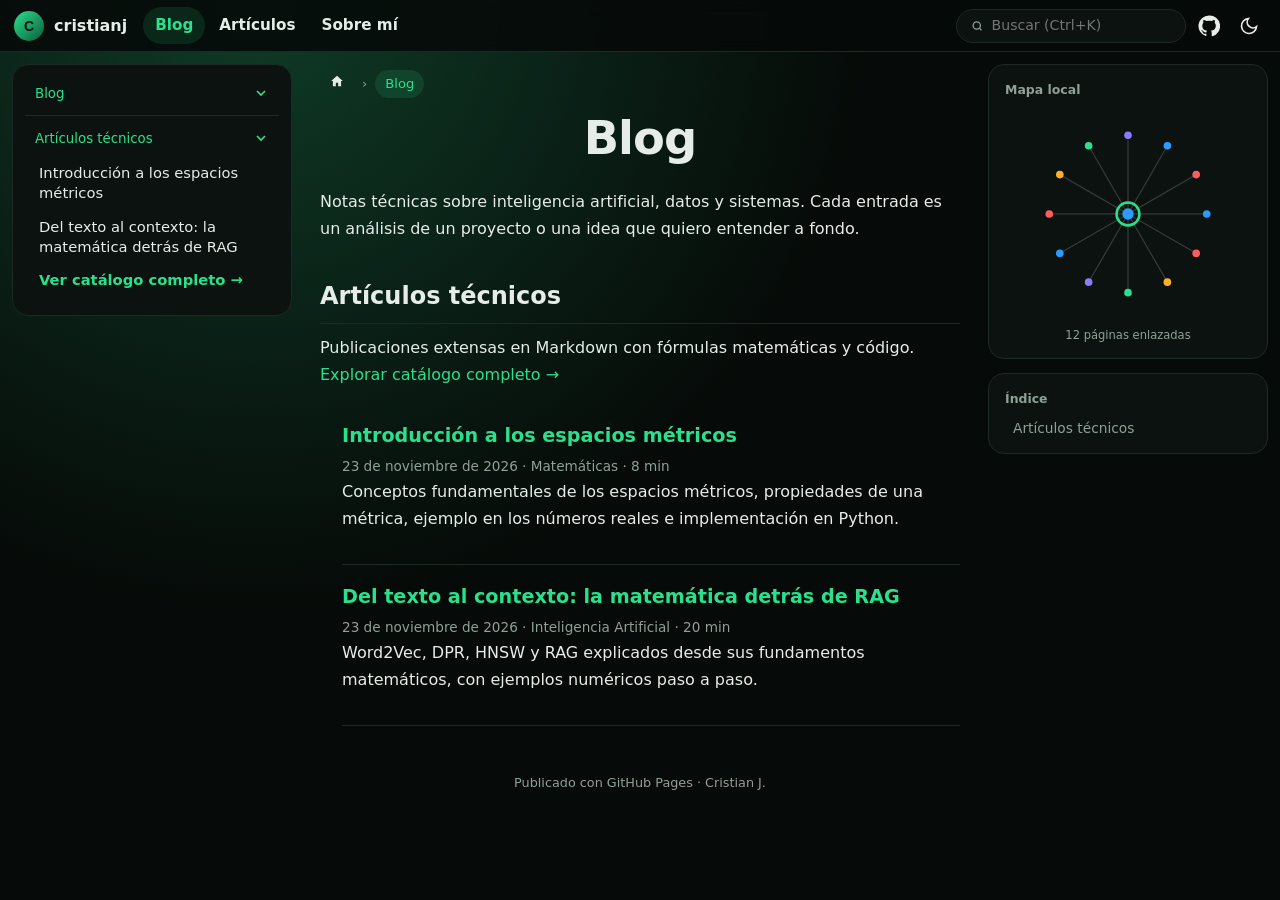
<file: index.html>
<!DOCTYPE html>
<html lang="es">

<head>
  <meta charset="UTF-8">
  <meta name="viewport" content="width=device-width, initial-scale=1">
  <title>Cristian J. | Blog</title>
  <link rel="stylesheet" href="css/styles.css">
</head>

<body>

  <header id="top">
    <a class="brand" href="#/"><i>C</i>cristianj</a>
    <nav>
      <a href="#/" data-nav="blog">Blog</a>
      <a href="articulos/index.html" data-nav="articulos">Artículos</a>
      <a href="#/sobre-mi" data-nav="about">Sobre mí</a>
    </nav>
    <span class="sp"></span>
    <label id="search">
      <svg width="14" height="14" viewBox="0 0 24 24" fill="none" stroke="currentColor" stroke-width="2.5">
        <circle cx="11" cy="11" r="7" />
        <path d="m20 20-3.5-3.5" />
      </svg>
      <input id="q" type="search" placeholder="Buscar (Ctrl+K)" aria-label="Buscar entradas">
    </label>
    <a class="ibtn" href="https://github.com/" target="_blank" rel="noopener" aria-label="GitHub">
      <svg width="22" height="22" viewBox="0 0 24 24" fill="currentColor">
        <path
          d="M12 .5a11.5 11.5 0 0 0-3.64 22.41c.58.1.79-.25.79-.56v-2c-3.2.7-3.88-1.37-3.88-1.37-.52-1.33-1.28-1.69-1.28-1.69-1.05-.72.08-.7.08-.7 1.16.08 1.77 1.19 1.77 1.19 1.03 1.77 2.7 1.26 3.36.96.1-.75.4-1.26.73-1.55-2.55-.29-5.24-1.28-5.24-5.69 0-1.26.45-2.28 1.19-3.09-.12-.29-.52-1.46.11-3.04 0 0 .97-.31 3.17 1.18a11 11 0 0 1 5.77 0c2.2-1.49 3.17-1.18 3.17-1.18.63 1.58.23 2.75.11 3.04.74.81 1.19 1.83 1.19 3.09 0 4.42-2.69 5.39-5.25 5.68.41.36.78 1.06.78 2.14v3.17c0 .31.21.67.8.56A11.5 11.5 0 0 0 12 .5z" />
      </svg>
    </a>
    <button class="ibtn" id="theme" aria-label="Cambiar tema">
      <svg width="20" height="20" viewBox="0 0 24 24" fill="none" stroke="currentColor" stroke-width="2">
        <path d="M21 12.8A9 9 0 1 1 11.2 3a7 7 0 0 0 9.8 9.8z" />
      </svg>
    </button>
  </header>

  <div id="shell">

    <!-- Izquierda -->
    <aside id="side">
      <div class="card">
        <div class="grp">
          <button type="button"><span>Blog</span>
            <svg width="16" height="16" viewBox="0 0 24 24" fill="none" stroke="currentColor" stroke-width="2.5">
              <path d="m6 9 6 6 6-6" />
            </svg>
          </button>
          <ul id="postnav"></ul>
        </div>
        <div class="grp" style="margin-top: 6px; padding-top: 6px; border-top: 1px solid var(--line);">
          <button type="button"><span>Artículos técnicos</span>
            <svg width="16" height="16" viewBox="0 0 24 24" fill="none" stroke="currentColor" stroke-width="2.5">
              <path d="m6 9 6 6 6-6" />
            </svg>
          </button>
          <ul id="articlenav">
            <li><a href="articulos/index.html">Ver catálogo completo →</a></li>
          </ul>
        </div>
      </div>
    </aside>

    <!-- Centro -->
    <main>
      <div class="crumbs" id="crumbs"></div>

      <!-- Inicio: lista de entradas -->
      <section class="view prose" id="v-home">
        <h1 class="title">Blog</h1>
        <p>Notas técnicas sobre inteligencia artificial, datos y sistemas. Cada entrada es un análisis de un proyecto o
          una idea que quiero entender a fondo.</p>
        <ul class="postlist" id="postlist"></ul>

        <h2 id="articulos-tecnicos">Artículos técnicos</h2>
        <p>Publicaciones extensas en Markdown con fórmulas matemáticas y código. <a href="articulos/index.html">Explorar
            catálogo completo →</a></p>
        <ul class="postlist" id="home-articles"></ul>
      </section>

      <!-- Entrada 1 -->
      <article class="view prose" id="v-ia-analisis">
        <h1 class="title">Análisis técnico: [nombre del proyecto de IA]</h1>
        <div class="hero"><span>ANÁLISIS</span><b>Cómo funciona por dentro</b></div>

        <p>Esta es la primera entrada del blog. Aquí desarmo un proyecto de IA para entender qué problema resuelve, cómo
          está construido y dónde están sus límites. <span class="ph">Reemplaza los textos entre corchetes con tu
            análisis.</span></p>

        <h2 id="resumen">Resumen</h2>
        <p>[En dos o tres frases: qué es el proyecto, quién lo creó y por qué te interesó.]</p>
        <div class="callout"><b>Conclusión rápida:</b> [Tu veredicto en una línea.]</div>

        <h2 id="contexto">Contexto y problema</h2>
        <p>[Qué problema intenta resolver y qué alternativas existían antes.]</p>

        <h2 id="arquitectura">Arquitectura</h2>
        <p>[Describe los componentes principales y cómo se conectan.]</p>
        <pre><code>Entrada de datos
   └─ Preprocesamiento
        └─ Modelo / Pipeline
             └─ Postprocesamiento
                  └─ Salida / API</code></pre>

        <h3 id="modelo">Modelo</h3>
        <p>[Tipo de modelo, tamaño, datos de entrenamiento, función de pérdida.]</p>
        <h3 id="datos">Datos</h3>
        <p>[Origen, limpieza, sesgos posibles.]</p>

        <h2 id="stack">Stack tecnológico</h2>
        <div class="tablewrap">
          <table>
            <tr>
              <th>Componente</th>
              <th>Tecnología</th>
              <th>Comentario</th>
            </tr>
            <tr>
              <td>Lenguaje</td>
              <td>[Python]</td>
              <td>[ ]</td>
            </tr>
            <tr>
              <td>Framework</td>
              <td>[PyTorch / TensorFlow]</td>
              <td>[ ]</td>
            </tr>
            <tr>
              <td>Despliegue</td>
              <td>[Docker / API]</td>
              <td>[ ]</td>
            </tr>
          </table>
        </div>

        <h2 id="evaluacion">Evaluación</h2>
        <p>[Métricas reportadas, cómo las verificaste y qué resultados obtuviste al ejecutarlo.]</p>
        <pre><code># Ejemplo: ejecución de prueba
python main.py --input ejemplo.csv</code></pre>

        <h2 id="limitaciones">Limitaciones y riesgos</h2>
        <ul>
          <li>[Limitación técnica 1]</li>
          <li>[Limitación de datos o sesgo]</li>
          <li>[Riesgo de uso o seguridad]</li>
        </ul>

        <h2 id="conclusiones">Conclusiones</h2>
        <p>[Qué aprendiste, qué mejorarías y qué harías a continuación.]</p>

        <div class="pager"><a href="#/"><small>Volver</small>Todas las entradas</a></div>
      </article>

      <!-- Sobre mí -->
      <!-- Sobre mí -->
<section class="view prose" id="v-sobre-mi">

  <h1 class="title">Sobre mí</h1>

  <p class="about-lead">
    Soy Cristian J., estudiante de Computación Científica.
    Me interesa la tecnología y su aplicación para resolver problemas,
    optimizar procesos y desarrollar soluciones que faciliten el trabajo
    y permitan aprovechar mejor la información.
  </p>

  <p>
    Me llaman especialmente la atención la inteligencia artificial,
    el análisis de datos y la automatización. Disfruto explorar cómo
    estas herramientas pueden integrarse para transformar tareas,
    mejorar procesos y encontrar nuevas formas de abordar problemas.
  </p>

  <p>
    También me gusta comprender qué ocurre detrás de la tecnología
    que utilizamos. Mi formación en Computación Científica me ha
    acercado a los fundamentos matemáticos y algorítmicos que
    sustentan muchas de estas herramientas. Aunque mi interés
    principal está en sus aplicaciones, entender cómo funcionan
    hace que utilizarlas tenga mucho más sentido.
  </p>

  <blockquote class="about-quote">
    Entender cómo funcionan las cosas hace que utilizarlas
    tenga mucho más sentido.
  </blockquote>

  <h2 id="intereses">Áreas de interés</h2>

  <div class="about-grid">
    <div class="about-card">
      <h3>Inteligencia artificial aplicada</h3>
      <p>Herramientas de IA, modelos de lenguaje, sistemas RAG, agentes
        inteligentes y automatización de tareas y procesos.</p>
    </div>
    <div class="about-card">
      <h3>Análisis de datos</h3>
      <p>Procesamiento, exploración e interpretación de información con
        Python, SQL y Power BI para identificar patrones y apoyar
        la toma de decisiones.</p>
    </div>
    <div class="about-card">
      <h3>Optimización de procesos</h3>
      <p>Identificar oportunidades de mejora, automatizar tareas y
        buscar soluciones más eficientes.</p>
    </div>
    <div class="about-card">
      <h3>Desarrollo de software y sistemas</h3>
      <p>Programación, desarrollo backend, integración de herramientas
        y construcción de soluciones tecnológicas.</p>
    </div>
    <div class="about-card">
      <h3>Matemática aplicada</h3>
      <p>Los fundamentos matemáticos y algorítmicos que permiten
        comprender mejor los métodos y tecnologías que utilizamos.</p>
    </div>
    <div class="about-card">
      <h3>Curiosidad científica</h3>
      <p>Gráficos por computadora, mecánica cuántica, geoquímica y otros
        temas que me gusta explorar fuera de mi área principal.</p>
    </div>
  </div>

  <h2 id="enfoque">Cómo me gusta abordar los problemas</h2>

  <p>
    Me interesa partir de un problema, entender qué lo está
    generando y explorar cómo la tecnología puede ayudar a resolverlo.
    A veces la solución está en analizar mejor los datos; otras,
    en optimizar un proceso, desarrollar una herramienta o
    automatizar una tarea.
  </p>

  <p>
    También considero importante no quedarse únicamente con el
    resultado. Me gusta conocer la lógica detrás de las soluciones,
    experimentar con distintas herramientas y entender sus
    posibilidades y limitaciones.
  </p>

  <h2 id="este-sitio">Sobre este espacio</h2>

  <p>
    Este sitio reúne proyectos, notas, explicaciones y experiencias
    relacionadas con los temas que voy explorando. Aquí comparto
    desde aplicaciones prácticas de tecnología y programación
    hasta conceptos que me interesa comprender con mayor profundidad.
  </p>

  <p>
    La idea es mantener un espacio donde documentar lo que aprendo,
    organizar mis ideas y compartir recursos que puedan ser útiles
    para otras personas.
  </p>

  <h2 id="perspectiva">Tecnología y sociedad</h2>

  <p>
    Me interesa también el impacto que tiene la tecnología en
    nuestra forma de trabajar y vivir. Creo que su valor no está
    solamente en hacer posibles nuevas herramientas, sino en
    cómo podemos utilizarlas para resolver necesidades,
    ampliar oportunidades y mejorar la vida de las personas.
  </p>

  <p>
    Al final, la tecnología es una herramienta; lo importante
    también es comprender qué problemas queremos resolver
    con ella y a quiénes pueden beneficiar esas soluciones.
  </p>

  <h2 id="contacto">Contacto</h2>

  <p>
    Si compartes alguno de estos intereses o te gustaría conversar
    sobre tecnología, inteligencia artificial, análisis de datos
    o desarrollo de soluciones, puedes encontrarme en:
  </p>

  <ul class="contact-links">
    <li>
      <strong>GitHub:</strong>
      <a href="https://github.com/TU-USUARIO"
         target="_blank" rel="noopener noreferrer">
        Proyectos y código
      </a>
    </li>
    <li>
      <strong>LinkedIn:</strong>
      <a href="https://www.linkedin.com/in/TU-PERFIL/"
         target="_blank" rel="noopener noreferrer">
        Perfil profesional
      </a>
    </li>
    <li>
      <strong>Correo:</strong>
      <a href="mailto:TU-CORREO">
        Escríbeme
      </a>
    </li>
  </ul>

</section>

<!-- CSS opcional: pégalo al final de tu hoja de estilos (css/) -->
<style>
  #v-sobre-mi .about-lead { font-size: 1.1em; line-height: 1.75; }

  #v-sobre-mi .about-quote {
    margin: 1.75rem 0; padding: .25rem 0 .25rem 1.1rem;
    border-left: 3px solid currentColor;
    font-size: 1.1em; font-style: italic; opacity: .9;
  }

  #v-sobre-mi .about-grid {
    display: grid; grid-template-columns: repeat(auto-fit, minmax(240px, 1fr));
    gap: 1rem; margin: 1rem 0 1.5rem;
  }
  #v-sobre-mi .about-card {
    padding: 1rem 1.1rem; border: 1px solid rgba(127, 127, 127, .3);
    border-radius: 8px; background: rgba(127, 127, 127, .05);
  }
  #v-sobre-mi .about-card h3 { margin: 0 0 .4rem; font-size: 1em; }
  #v-sobre-mi .about-card p { margin: 0; font-size: .92em; opacity: .9; }

  #v-sobre-mi .contact-links { list-style: none; padding: 0; }
  #v-sobre-mi .contact-links li { margin: .35rem 0; }
</style>

      <div id="foot">Publicado con GitHub Pages · Cristian J.</div>
    </main>

    <!-- Derecha -->
    <aside id="right">
      <div class="card" id="map">
        <h4>Mapa local</h4>
        <svg id="mapsvg" viewBox="0 0 200 170" role="img" aria-label="Mapa de páginas enlazadas"></svg>
        <p id="mapcount"></p>
      </div>
      <div class="card" id="toc">
        <h4>Índice</h4>
        <div id="tocitems"></div>
      </div>
    </aside>
  </div>

  <script src="js/main.js"></script>
</body>

</html>
</file>
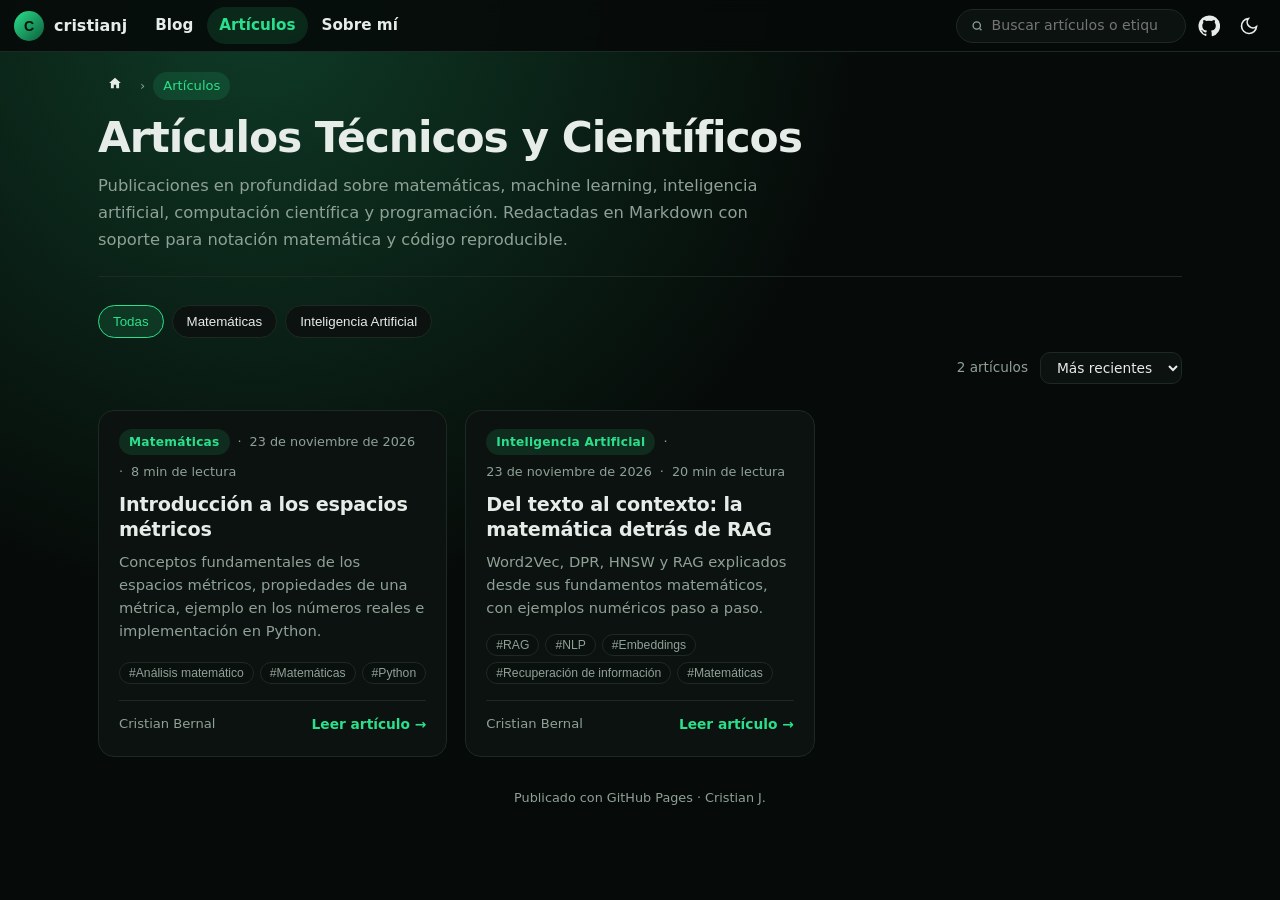
<file: articulos/index.html>
<!DOCTYPE html>
<html lang="es">

<head>
  <meta charset="UTF-8">
  <meta name="viewport" content="width=device-width, initial-scale=1">
  <title>Artículos | Cristian J.</title>
  <meta name="description"
    content="Catálogo de artículos técnicos y científicos sobre matemáticas, machine learning, inteligencia artificial y computación científica.">
  <link rel="stylesheet" href="../css/styles.css">
  <link rel="stylesheet" href="../css/articles.css">
</head>

<body class="page-articles">

  <header id="top">
    <a class="brand" href="../index.html"><i>C</i>cristianj</a>
    <nav aria-label="Navegación principal">
      <a href="../index.html">Blog</a>
      <a href="index.html" class="on" aria-current="page">Artículos</a>
      <a href="../index.html#/sobre-mi">Sobre mí</a>
    </nav>
    <span class="sp"></span>
    <label id="search">
      <svg width="14" height="14" viewBox="0 0 24 24" fill="none" stroke="currentColor" stroke-width="2.5">
        <circle cx="11" cy="11" r="7" />
        <path d="m20 20-3.5-3.5" />
      </svg>
      <input id="article-search" type="search" placeholder="Buscar artículos o etiquetas (Ctrl+K)"
        aria-label="Buscar artículos por título, descripción o etiquetas">
    </label>
    <a class="ibtn" href="https://github.com/" target="_blank" rel="noopener" aria-label="GitHub">
      <svg width="22" height="22" viewBox="0 0 24 24" fill="currentColor">
        <path
          d="M12 .5a11.5 11.5 0 0 0-3.64 22.41c.58.1.79-.25.79-.56v-2c-3.2.7-3.88-1.37-3.88-1.37-.52-1.33-1.28-1.69-1.28-1.69-1.05-.72.08-.7.08-.7 1.16.08 1.77 1.19 1.77 1.19 1.03 1.77 2.7 1.26 3.36.96.1-.75.4-1.26.73-1.55-2.55-.29-5.24-1.28-5.24-5.69 0-1.26.45-2.28 1.19-3.09-.12-.29-.52-1.46.11-3.04 0 0 .97-.31 3.17 1.18a11 11 0 0 1 5.77 0c2.2-1.49 3.17-1.18 3.17-1.18.63 1.58.23 2.75.11 3.04.74.81 1.19 1.83 1.19 3.09 0 4.42-2.69 5.39-5.25 5.68.41.36.78 1.06.78 2.14v3.17c0 .31.21.67.8.56A11.5 11.5 0 0 0 12 .5z" />
      </svg>
    </a>
    <button class="ibtn" id="theme" aria-label="Cambiar tema">
      <svg width="20" height="20" viewBox="0 0 24 24" fill="none" stroke="currentColor" stroke-width="2">
        <path d="M21 12.8A9 9 0 1 1 11.2 3a7 7 0 0 0 9.8 9.8z" />
      </svg>
    </button>
  </header>

  <div class="catalog-shell">
    <main class="catalog-main">
      <nav class="crumbs" aria-label="Ruta de navegación">
        <a href="../index.html" aria-label="Inicio">
          <svg width="14" height="14" viewBox="0 0 24 24" fill="currentColor">
            <path d="M12 3 2 12h3v9h5v-6h4v6h5v-9h3z" />
          </svg>
        </a>
        <span>›</span>
        <span class="cur">Artículos</span>
      </nav>

      <section class="catalog-hero">
        <h1>Artículos Técnicos y Científicos</h1>
        <p class="catalog-lead">
          Publicaciones en profundidad sobre matemáticas, machine learning, inteligencia artificial, computación
          científica y programación. Redactadas en Markdown con soporte para notación matemática y código reproducible.
        </p>
      </section>

      <section class="catalog-controls" aria-label="Filtros y ordenamiento">
        <div class="category-bar" id="category-filters" role="group" aria-label="Filtrar por categoría"></div>

        <div class="controls-meta">
          <div class="active-filters" id="active-filters"></div>
          <div class="sort-wrap">
            <span id="results-count" class="results-count"></span>
            <label for="sort-select" class="sr-only">Ordenar por fecha</label>
            <select id="sort-select" class="sort-select" aria-label="Ordenar artículos">
              <option value="desc">Más recientes</option>
              <option value="asc">Más antiguos</option>
            </select>
          </div>
        </div>
      </section>

      <section aria-live="polite">
        <div id="catalog-loading" class="state-box">
          <p>Cargando publicaciones…</p>
        </div>

        <div id="articles-grid" class="articles-grid" hidden></div>

        <div id="empty-state" class="state-box" hidden>
          <h2>No se encontraron artículos</h2>
          <p>Prueba cambiando los términos de búsqueda o seleccionando otra categoría.</p>
          <button type="button" id="clear-filters" class="btn-secondary">Restablecer filtros</button>
        </div>

        <div id="error-state" class="state-box state-error" hidden>
          <h2>No se pudo cargar el catálogo</h2>
          <p id="error-message">Ocurrió un problema al leer <code>data/articles.json</code>.</p>
        </div>
      </section>

      <div id="foot">Publicado con GitHub Pages · Cristian J.</div>
    </main>
  </div>

  <script src="../js/main.js"></script>
  <script src="../js/articles.js"></script>
</body>

</html>
</file>
<file: css/styles.css>
:root {
  --bg: #060a08;
  --panel: #0c120f;
  --line: #1c2a23;
  --text: #e6ece8;
  --muted: #8fa197;
  --accent: #2be08c;
  --accent-bg: rgba(43, 224, 140, .12);
  --code: #0a100d;
  --glow: radial-gradient(circle at 20% 0%, #0f3b27 0, transparent 45%);
}

:root[data-theme="light"] {
  --bg: #f4f8f5;
  --panel: #fff;
  --line: #d5e2da;
  --text: #13201a;
  --muted: #566a5f;
  --accent: #0a8a52;
  --accent-bg: rgba(10, 138, 82, .1);
  --code: #eef4f0;
  --glow: none;
}

* {
  box-sizing: border-box;
  margin: 0;
  padding: 0;
}

html {
  scroll-behavior: smooth;
  scroll-padding-top: 70px;
}

body {
  background: var(--bg) var(--glow) no-repeat;
  color: var(--text);
  font: 16px/1.7 "Inter", "Segoe UI", system-ui, sans-serif;
  min-height: 100vh;
}

a {
  color: var(--accent);
  text-decoration: none;
}

a:hover {
  text-decoration: underline;
}

:focus-visible {
  outline: 2px solid var(--accent);
  outline-offset: 2px;
}

/* Barra superior */
#top {
  position: sticky;
  top: 0;
  z-index: 20;
  display: flex;
  align-items: center;
  gap: 6px;
  height: 52px;
  padding: 0 14px;
  background: color-mix(in srgb, var(--bg) 88%, transparent);
  backdrop-filter: blur(8px);
  border-bottom: 1px solid var(--line);
}

#top .brand {
  display: flex;
  align-items: center;
  gap: 10px;
  font-weight: 700;
  color: var(--text);
  margin-right: 10px;
}

#top .brand:hover {
  text-decoration: none;
}

#top .brand i {
  width: 30px;
  height: 30px;
  border-radius: 50%;
  background: linear-gradient(135deg, var(--accent), #0b5d3a);
  display: grid;
  place-items: center;
  font: 700 14px/1 sans-serif;
  color: #04130b;
  font-style: normal;
}

#top nav {
  display: flex;
  align-items: center;
  gap: 2px;
}

#top nav a {
  color: var(--text);
  font-weight: 600;
  font-size: .95rem;
  padding: 6px 12px;
  border-radius: 999px;
}

#top nav a:hover,
#top nav a.on {
  background: var(--accent-bg);
  color: var(--accent);
  text-decoration: none;
}

#top .sp {
  flex: 1;
}

.ibtn {
  background: none;
  border: 0;
  color: var(--text);
  cursor: pointer;
  width: 34px;
  height: 34px;
  border-radius: 50%;
  display: grid;
  place-items: center;
}

.ibtn:hover {
  background: var(--accent-bg);
}

#search {
  display: flex;
  align-items: center;
  gap: 8px;
  border: 1px solid var(--line);
  border-radius: 999px;
  padding: 0 14px;
  height: 34px;
  min-width: 230px;
  background: var(--panel);
  color: var(--muted);
  font-size: .88rem;
}

#search input {
  background: none;
  border: 0;
  color: var(--text);
  font: inherit;
  width: 100%;
  outline: 0;
}

/* Estructura */
#shell {
  display: grid;
  grid-template-columns: 280px minmax(0, 1fr) 280px;
  gap: 18px;
  width: 100%;
  margin: 0;
  padding: 12px 12px 0;
}

aside {
  position: sticky;
  top: 64px;
  align-self: start;
  max-height: calc(100vh - 76px);
  overflow-y: auto;
  scrollbar-width: thin;
  scrollbar-color: var(--line) transparent;
}

.card {
  background: var(--panel);
  border: 1px solid var(--line);
  border-radius: 16px;
  padding: 12px;
}

/* Barra lateral izquierda */
#side .grp > button {
  width: 100%;
  display: flex;
  align-items: center;
  gap: 8px;
  background: none;
  border: 0;
  color: var(--accent);
  font: 600 .95rem inherit;
  font-family: inherit;
  padding: 8px 10px;
  border-radius: 10px;
  cursor: pointer;
  text-align: left;
}

#side .grp > button:hover {
  background: var(--accent-bg);
}

#side .grp > button span {
  flex: 1;
}

#side .grp > button svg {
  transition: transform .2s;
}

#side .grp.closed > button svg {
  transform: rotate(-90deg);
}

#side .grp.closed ul {
  display: none;
}

#side ul {
  list-style: none;
  margin: 2px 0 6px;
}

#side li a {
  display: block;
  color: var(--text);
  padding: 7px 10px 7px 14px;
  border-radius: 10px;
  font-size: .92rem;
  line-height: 1.35;
}

#side li a:hover {
  background: var(--accent-bg);
  text-decoration: none;
}

#side li a.on {
  background: var(--accent-bg);
  color: var(--accent);
  font-weight: 600;
}

#side li.hide {
  display: none;
}

/* Contenido */
main {
  min-width: 0;
  padding: 6px 10px 40px;
  max-width: 980px;
  margin: 0 auto;
  width: 100%;
}

.crumbs {
  display: flex;
  align-items: center;
  flex-wrap: wrap;
  gap: 8px;
  font-size: .82rem;
  color: var(--muted);
  margin-bottom: 14px;
}

.crumbs a {
  color: var(--text);
  padding: 3px 10px;
  border-radius: 999px;
}

.crumbs a:hover {
  background: var(--accent-bg);
  text-decoration: none;
}

.crumbs .cur {
  background: var(--accent-bg);
  color: var(--accent);
  padding: 3px 10px;
  border-radius: 999px;
}

h1.title {
  text-align: center;
  font-size: clamp(2rem, 4.5vw, 2.9rem);
  line-height: 1.15;
  margin: 8px 0 22px;
  letter-spacing: -.02em;
}

.hero {
  height: clamp(190px, 32vw, 360px);
  border-radius: 6px;
  position: relative;
  overflow: hidden;
  margin-bottom: 26px;
  display: flex;
  align-items: flex-end;
  padding: 26px;
  background:
    radial-gradient(circle at 80% 30%, rgba(43, 224, 140, .45), transparent 40%),
    repeating-linear-gradient(60deg, rgba(255, 255, 255, .05) 0 2px, transparent 2px 16px),
    linear-gradient(135deg, #06182a, #0a3d4a 55%, #0b5d3a);
}

.hero b {
  font-size: clamp(1.6rem, 5vw, 3.4rem);
  line-height: 1;
  color: #fff;
  text-shadow: 0 2px 12px rgba(0, 0, 0, .5);
  max-width: 80%;
}

.hero span {
  position: absolute;
  top: 18px;
  left: 18px;
  background: #1f6feb;
  border: 2px solid #fff;
  color: #fff;
  font-weight: 700;
  padding: 4px 14px;
  border-radius: 8px;
  letter-spacing: .04em;
}

.view {
  display: none;
}

.view.on {
  display: block;
}

.prose p,
.prose li {
  max-width: 76ch;
}

.prose p {
  margin: 0 0 16px;
}

.prose h2 {
  font-size: 1.5rem;
  margin: 34px 0 10px;
  padding-bottom: 6px;
  border-bottom: 1px solid var(--line);
}

.prose h3 {
  font-size: 1.15rem;
  margin: 22px 0 6px;
}

.prose ul,
.prose ol {
  margin: 0 0 16px 22px;
}

.prose code {
  background: var(--code);
  border: 1px solid var(--line);
  border-radius: 5px;
  padding: 1px 6px;
  font: .86em ui-monospace, Consolas, monospace;
}

.prose pre {
  background: var(--code);
  border: 1px solid var(--line);
  border-radius: 10px;
  padding: 14px;
  overflow-x: auto;
  margin: 0 0 18px;
}

.prose pre code {
  border: 0;
  padding: 0;
  background: none;
}

.prose .ph {
  color: var(--muted);
  font-style: italic;
}

.tablewrap {
  overflow-x: auto;
  margin-bottom: 18px;
}

table {
  border-collapse: collapse;
  width: 100%;
  font-size: .93rem;
}

th,
td {
  border: 1px solid var(--line);
  padding: 8px 12px;
  text-align: left;
}

th {
  background: var(--accent-bg);
}

.callout {
  border-left: 3px solid var(--accent);
  background: var(--accent-bg);
  padding: 12px 16px;
  border-radius: 0 10px 10px 0;
  margin: 0 0 18px;
}

.postlist {
  list-style: none;
  margin: 0;
}

.postlist li {
  padding: 16px 0;
  border-bottom: 1px solid var(--line);
}

.postlist h3 {
  margin: 0 0 2px;
  font-size: 1.2rem;
}

.postlist .meta {
  color: var(--muted);
  font-size: .85rem;
}

/* Barra derecha */
#map h4,
#toc h4 {
  font-size: .78rem;
  color: var(--muted);
  margin: 2px 4px 6px;
  font-weight: 600;
}

#map svg {
  width: 100%;
  height: auto;
  display: block;
}

#map p {
  text-align: center;
  font-size: .72rem;
  color: var(--muted);
  margin-top: 4px;
}

#toc {
  margin-top: 14px;
}

#toc a {
  display: block;
  color: var(--muted);
  font-size: .86rem;
  padding: 4px 10px;
  line-height: 1.35;
  border-left: 2px solid transparent;
}

#toc a:hover {
  color: var(--text);
  text-decoration: none;
}

#toc a.on {
  color: var(--accent);
  border-color: var(--accent);
}

#toc a.sub {
  padding-left: 22px;
}

/* Navegación inferior */
.pager {
  display: flex;
  gap: 12px;
  margin-top: 40px;
}

.pager a {
  flex: 1;
  border: 1px solid var(--line);
  background: var(--panel);
  border-radius: 14px;
  padding: 12px 16px;
  color: var(--text);
  font-size: .9rem;
}

.pager a small {
  display: block;
  color: var(--muted);
}

.pager a:hover {
  border-color: var(--accent);
  text-decoration: none;
}

#foot {
  text-align: center;
  color: var(--muted);
  font-size: .8rem;
  padding: 30px 10px;
}

@media (max-width: 1180px) {
  #shell {
    grid-template-columns: 260px minmax(0, 1fr);
  }

  #right {
    display: none;
  }
}

@media (max-width: 820px) {
  #shell {
    grid-template-columns: 1fr;
  }

  #side {
    position: static;
    max-height: none;
  }

  #search {
    min-width: 0;
    flex: 1;
  }

  #top nav {
    display: none;
  }
}

@media (prefers-reduced-motion: reduce) {
  * {
    transition: none !important;
    scroll-behavior: auto !important;
  }
}
</file>
<file: css/articles.css>
/* ==========================================================================
   Estilos del Catálogo y Lector de Artículos Técnicos
   Mantiene coherencia con las variables de css/styles.css (modo oscuro y claro)
   ========================================================================== */

:root {
  --hljs-keyword: #5ef2a8;
  --hljs-string: #ffd17a;
  --hljs-number: #ff8e72;
  --hljs-comment: #6e8579;
  --hljs-function: #7cc7ff;
  --hljs-type: #d2a8ff;
  --hljs-variable: #e6ece8;
  --hljs-attr: #79e6d3;
  --hljs-meta: #9cb3a7;

  --note-color: #3b82f6;
  --note-bg: rgba(59, 130, 246, .1);
  --tip-color: #2be08c;
  --tip-bg: rgba(43, 224, 140, .1);
  --important-color: #a855f7;
  --important-bg: rgba(168, 85, 247, .1);
  --warning-color: #f59e0b;
  --warning-bg: rgba(245, 158, 11, .1);
  --caution-color: #ef4444;
  --caution-bg: rgba(239, 68, 68, .1);
}

:root[data-theme="light"] {
  --hljs-keyword: #0a7a47;
  --hljs-string: #9a4d00;
  --hljs-number: #b93815;
  --hljs-comment: #6b7d73;
  --hljs-function: #0956a6;
  --hljs-type: #6f42c1;
  --hljs-variable: #13201a;
  --hljs-attr: #0b6e69;
  --hljs-meta: #52665b;

  --note-color: #1d4ed8;
  --note-bg: rgba(29, 78, 216, .08);
  --tip-color: #0a8a52;
  --tip-bg: rgba(10, 138, 82, .08);
  --important-color: #7e22ce;
  --important-bg: rgba(126, 34, 206, .08);
  --warning-color: #b45309;
  --warning-bg: rgba(180, 83, 9, .09);
  --caution-color: #b91c1c;
  --caution-bg: rgba(185, 28, 28, .08);
}

.sr-only {
  position: absolute;
  width: 1px;
  height: 1px;
  padding: 0;
  margin: -1px;
  overflow: hidden;
  clip: rect(0, 0, 0, 0);
  white-space: nowrap;
  border: 0;
}

/* Barra de progreso de lectura */
#reading-progress {
  position: fixed;
  top: 0;
  left: 0;
  width: 0;
  height: 3px;
  background: var(--accent);
  z-index: 40;
  pointer-events: none;
  transition: width 0.08s linear;
}

.btn-top-back {
  font-size: .86rem;
  font-weight: 600;
  color: var(--muted);
  padding: 5px 12px;
  border: 1px solid var(--line);
  border-radius: 999px;
  background: var(--panel);
  white-space: nowrap;
}

.btn-top-back:hover {
  color: var(--accent);
  border-color: var(--accent);
  text-decoration: none;
}

/* ==========================================================================
   Catálogo de Artículos (articulos/index.html)
   ========================================================================== */

.catalog-shell {
  max-width: 1120px;
  margin: 0 auto;
  padding: 20px 18px 48px;
}

.catalog-main {
  max-width: none;
  padding: 0;
}

.catalog-hero {
  margin: 14px 0 28px;
  padding-bottom: 22px;
  border-bottom: 1px solid var(--line);
}

.catalog-hero h1 {
  font-size: clamp(1.9rem, 4vw, 2.65rem);
  line-height: 1.15;
  letter-spacing: -.025em;
  margin-bottom: 10px;
}

.catalog-lead {
  color: var(--muted);
  font-size: 1.02rem;
  max-width: 68ch;
  line-height: 1.65;
}

.catalog-controls {
  display: flex;
  flex-direction: column;
  gap: 14px;
  margin-bottom: 26px;
}

.category-bar {
  display: flex;
  flex-wrap: wrap;
  gap: 8px;
}

.cat-pill {
  background: var(--panel);
  border: 1px solid var(--line);
  color: var(--text);
  font: 600 .86rem/1 inherit;
  padding: 8px 14px;
  border-radius: 999px;
  cursor: pointer;
  transition: border-color .15s, background .15s, color .15s;
}

.cat-pill:hover {
  border-color: var(--accent);
  color: var(--accent);
}

.cat-pill.active {
  background: var(--accent-bg);
  border-color: var(--accent);
  color: var(--accent);
}

.controls-meta {
  display: flex;
  align-items: center;
  justify-content: space-between;
  flex-wrap: wrap;
  gap: 12px;
}

.active-filters {
  display: flex;
  align-items: center;
  flex-wrap: wrap;
  gap: 8px;
}

.filter-chip {
  display: inline-flex;
  align-items: center;
  gap: 6px;
  background: var(--accent-bg);
  border: 1px solid var(--accent);
  color: var(--accent);
  font-size: .82rem;
  font-weight: 600;
  padding: 4px 10px;
  border-radius: 999px;
}

.filter-chip button {
  background: none;
  border: 0;
  color: inherit;
  cursor: pointer;
  font-size: 1rem;
  line-height: 1;
  padding: 0 2px;
}

.sort-wrap {
  display: flex;
  align-items: center;
  gap: 12px;
  margin-left: auto;
}

.results-count {
  font-size: .85rem;
  color: var(--muted);
}

.sort-select {
  background: var(--panel);
  color: var(--text);
  border: 1px solid var(--line);
  border-radius: 10px;
  padding: 6px 12px;
  font: inherit;
  font-size: .86rem;
  cursor: pointer;
}

/* Cuadrícula de tarjetas */
.articles-grid {
  display: grid;
  grid-template-columns: repeat(auto-fill, minmax(310px, 1fr));
  gap: 18px;
}

.article-card {
  display: flex;
  flex-direction: column;
  background: var(--panel);
  border: 1px solid var(--line);
  border-radius: 16px;
  overflow: hidden;
  transition: border-color .18s ease, transform .18s ease;
}

.article-card:hover {
  border-color: var(--accent);
  transform: translateY(-2px);
}

.article-card-cover {
  aspect-ratio: 16 / 9;
  width: 100%;
  overflow: hidden;
  border-bottom: 1px solid var(--line);
  background: var(--code);
}

.article-card-cover img {
  width: 100%;
  height: 100%;
  object-fit: cover;
  display: block;
}

.article-card-body {
  display: flex;
  flex-direction: column;
  flex: 1;
  padding: 18px 20px 20px;
}

.article-card-meta {
  display: flex;
  align-items: center;
  flex-wrap: wrap;
  gap: 6px 8px;
  font-size: .8rem;
  color: var(--muted);
  margin-bottom: 10px;
}

.badge-category {
  display: inline-block;
  background: var(--accent-bg);
  color: var(--accent);
  font-size: .76rem;
  font-weight: 700;
  letter-spacing: .02em;
  padding: 3px 10px;
  border-radius: 999px;
}

.badge-category:hover {
  text-decoration: none;
  filter: brightness(1.08);
}

.article-card-title {
  font-size: 1.2rem;
  line-height: 1.3;
  margin-bottom: 8px;
  letter-spacing: -.01em;
}

.article-card-title a {
  color: var(--text);
}

.article-card-title a:hover {
  color: var(--accent);
  text-decoration: none;
}

.article-card-desc {
  color: var(--muted);
  font-size: .92rem;
  line-height: 1.55;
  margin-bottom: 14px;
  flex: 1;
}

.tag-list {
  display: flex;
  flex-wrap: wrap;
  gap: 6px;
}

.tag-pill {
  background: var(--code);
  border: 1px solid var(--line);
  color: var(--muted);
  font-size: .76rem;
  padding: 3px 9px;
  border-radius: 999px;
  cursor: pointer;
  transition: border-color .15s, color .15s;
}

.tag-pill:hover {
  border-color: var(--accent);
  color: var(--accent);
  text-decoration: none;
}

.article-card-footer {
  display: flex;
  align-items: center;
  justify-content: space-between;
  gap: 10px;
  margin-top: 16px;
  padding-top: 12px;
  border-top: 1px solid var(--line);
}

.article-card-author {
  font-size: .82rem;
  color: var(--muted);
}

.read-link {
  font-size: .86rem;
  font-weight: 600;
  color: var(--accent);
  white-space: nowrap;
}

/* Estados vacío, carga y error */
.state-box {
  background: var(--panel);
  border: 1px solid var(--line);
  border-radius: 16px;
  padding: 36px 24px;
  text-align: center;
  color: var(--muted);
  margin: 18px 0;
}

.state-box h1,
.state-box h2 {
  color: var(--text);
  font-size: 1.35rem;
  margin-bottom: 8px;
}

.state-box p {
  max-width: 54ch;
  margin: 0 auto 18px;
}

.state-error {
  border-color: var(--caution-color);
}

.btn-secondary,
.btn-ghost {
  display: inline-flex;
  align-items: center;
  gap: 6px;
  font: 600 .88rem/1 inherit;
  padding: 10px 16px;
  border-radius: 10px;
  cursor: pointer;
  transition: border-color .15s, background .15s, color .15s;
}

.btn-secondary {
  background: var(--panel);
  border: 1px solid var(--line);
  color: var(--text);
}

.btn-secondary:hover {
  border-color: var(--accent);
  color: var(--accent);
  text-decoration: none;
}

.btn-ghost {
  background: transparent;
  border: 1px solid transparent;
  color: var(--muted);
}

.btn-ghost:hover {
  color: var(--accent);
  background: var(--accent-bg);
  text-decoration: none;
}

/* ==========================================================================
   Lector Editorial de Artículos (articulos/leer.html)
   ========================================================================== */

.reader-shell {
  display: grid;
  grid-template-columns: minmax(0, 1fr) 260px;
  gap: 32px;
  max-width: 1120px;
  margin: 0 auto;
  padding: 20px 18px 48px;
}

.reader-main {
  max-width: 780px;
  width: 100%;
  margin: 0 auto;
  padding: 0;
  min-width: 0;
}

/* Encabezado editorial del artículo */
.article-header {
  margin: 10px 0 28px;
  padding-bottom: 22px;
  border-bottom: 1px solid var(--line);
}

.article-meta-top {
  display: flex;
  align-items: center;
  flex-wrap: wrap;
  gap: 8px;
  font-size: .86rem;
  color: var(--muted);
  margin-bottom: 14px;
}

.meta-sep {
  opacity: .55;
}

.article-title {
  font-size: clamp(1.9rem, 4.2vw, 2.75rem);
  line-height: 1.16;
  letter-spacing: -.025em;
  margin-bottom: 14px;
  color: var(--text);
}

.article-description {
  font-size: 1.1rem;
  line-height: 1.65;
  color: var(--muted);
  margin-bottom: 18px;
  max-width: 68ch;
}

.article-meta-bottom {
  display: flex;
  align-items: center;
  justify-content: space-between;
  flex-wrap: wrap;
  gap: 12px;
}

.article-author {
  font-size: .9rem;
  font-weight: 600;
  color: var(--text);
}

.article-cover {
  margin-top: 22px;
  border-radius: 14px;
  overflow: hidden;
  border: 1px solid var(--line);
  background: var(--code);
}

.article-cover img {
  width: 100%;
  max-height: 420px;
  object-fit: cover;
  display: block;
}

/* Índice móvil plegable */
.mobile-toc {
  display: none;
  background: var(--panel);
  border: 1px solid var(--line);
  border-radius: 12px;
  padding: 12px 16px;
  margin-bottom: 24px;
}

.mobile-toc summary {
  cursor: pointer;
  font-weight: 600;
  font-size: .92rem;
  color: var(--text);
}

.mobile-toc nav {
  margin-top: 10px;
  padding-top: 10px;
  border-top: 1px solid var(--line);
  display: flex;
  flex-direction: column;
  gap: 4px;
}

.mobile-toc nav a {
  font-size: .88rem;
  color: var(--muted);
  padding: 3px 6px;
}

.mobile-toc nav a.sub {
  padding-left: 20px;
}

.mobile-toc nav a:hover {
  color: var(--accent);
  text-decoration: none;
}

/* Índice lateral derecho */
#reader-toc-aside h4 {
  font-size: .78rem;
  text-transform: uppercase;
  letter-spacing: .06em;
  color: var(--muted);
  margin: 2px 4px 10px;
  font-weight: 700;
}

#reader-toc-items a {
  display: block;
  color: var(--muted);
  font-size: .85rem;
  padding: 5px 10px;
  line-height: 1.38;
  border-left: 2px solid transparent;
  transition: color .15s, border-color .15s;
}

#reader-toc-items a:hover {
  color: var(--text);
  text-decoration: none;
}

#reader-toc-items a.on {
  color: var(--accent);
  border-color: var(--accent);
  font-weight: 600;
}

#reader-toc-items a.sub {
  padding-left: 22px;
  font-size: .82rem;
}

/* ==========================================================================
   Tipografía Editorial y Contenido Académico (.article-prose)
   ========================================================================== */

.article-prose {
  font-size: 1.04rem;
  line-height: 1.82;
  color: var(--text);
}

.article-prose > *:first-child {
  margin-top: 0;
}

.article-prose p,
.article-prose li {
  max-width: 72ch;
}

.article-prose p {
  margin: 0 0 1.25em;
}

.article-prose h1,
.article-prose h2,
.article-prose h3,
.article-prose h4,
.article-prose h5,
.article-prose h6 {
  color: var(--text);
  line-height: 1.28;
  letter-spacing: -.015em;
  scroll-margin-top: 76px;
}

.article-prose h1 {
  font-size: 1.85rem;
  margin: 2.2rem 0 1rem;
}

.article-prose h2 {
  font-size: 1.52rem;
  margin: 2.5rem 0 0.9rem;
  padding-bottom: 0.4rem;
  border-bottom: 1px solid var(--line);
}

.article-prose h3 {
  font-size: 1.22rem;
  margin: 1.85rem 0 0.65rem;
}

.article-prose h4 {
  font-size: 1.06rem;
  margin: 1.5rem 0 0.5rem;
}

.article-prose h5,
.article-prose h6 {
  font-size: .96rem;
  margin: 1.25rem 0 0.45rem;
  color: var(--muted);
}

.article-prose ul,
.article-prose ol {
  margin: 0 0 1.3em 1.5em;
}

.article-prose li {
  margin-bottom: 0.42em;
}

.article-prose li > ul,
.article-prose li > ol {
  margin-top: 0.4em;
  margin-bottom: 0.4em;
}

.article-prose blockquote {
  border-left: 3px solid var(--accent);
  background: var(--panel);
  color: var(--muted);
  padding: 14px 18px;
  border-radius: 0 10px 10px 0;
  margin: 1.4rem 0;
}

.article-prose blockquote p:last-child {
  margin-bottom: 0;
}

/* Notas y advertencias (Callouts) */
.article-prose .callout {
  border-left: 3px solid var(--accent);
  background: var(--accent-bg);
  padding: 14px 18px;
  border-radius: 0 12px 12px 0;
  margin: 1.5rem 0;
  color: var(--text);
}

.article-prose .callout-title {
  display: block;
  font-size: .84rem;
  font-weight: 700;
  text-transform: uppercase;
  letter-spacing: .04em;
  margin-bottom: 6px;
}

.article-prose .callout p:last-child {
  margin-bottom: 0;
}

.article-prose .callout-note {
  border-left-color: var(--note-color);
  background: var(--note-bg);
}

.article-prose .callout-note .callout-title {
  color: var(--note-color);
}

.article-prose .callout-tip {
  border-left-color: var(--tip-color);
  background: var(--tip-bg);
}

.article-prose .callout-tip .callout-title {
  color: var(--tip-color);
}

.article-prose .callout-important {
  border-left-color: var(--important-color);
  background: var(--important-bg);
}

.article-prose .callout-important .callout-title {
  color: var(--important-color);
}

.article-prose .callout-warning {
  border-left-color: var(--warning-color);
  background: var(--warning-bg);
}

.article-prose .callout-warning .callout-title {
  color: var(--warning-color);
}

.article-prose .callout-caution {
  border-left-color: var(--caution-color);
  background: var(--caution-bg);
}

.article-prose .callout-caution .callout-title {
  color: var(--caution-color);
}

.article-prose hr {
  border: 0;
  border-top: 1px solid var(--line);
  margin: 2.2rem 0;
}

.article-prose img {
  max-width: 100%;
  height: auto;
  border-radius: 10px;
  border: 1px solid var(--line);
  display: block;
  margin: 1.6rem auto;
}

.article-prose del {
  color: var(--muted);
}

.article-prose .tablewrap {
  overflow-x: auto;
  margin: 1.5rem 0;
  border: 1px solid var(--line);
  border-radius: 10px;
}

.article-prose table {
  border-collapse: collapse;
  width: 100%;
  font-size: .92rem;
}

.article-prose th,
.article-prose td {
  border: 0;
  border-bottom: 1px solid var(--line);
  padding: 10px 14px;
}

.article-prose tr:last-child td {
  border-bottom: 0;
}

.article-prose th {
  background: var(--accent-bg);
  font-weight: 600;
}

/* ==========================================================================
   Fórmulas Matemáticas (MathJax)
   ========================================================================== */

.article-prose mjx-container[display="true"] {
  display: block !important;
  overflow-x: auto;
  overflow-y: hidden;
  max-width: 100%;
  margin: 1.5rem 0 !important;
  padding: 0.6rem 0.25rem;
  scrollbar-width: thin;
  scrollbar-color: var(--line) transparent;
}

.article-prose mjx-container:not([display="true"]) {
  font-size: 1.02em;
}

/* Diagramas Mermaid */
.article-prose .mermaid {
  background: var(--panel);
  border: 1px solid var(--line);
  border-radius: 12px;
  padding: 18px 14px;
  margin: 1.5rem 0;
  overflow-x: auto;
  text-align: center;
}

.article-prose .mermaid svg {
  max-width: 100%;
  height: auto;
}

/* ==========================================================================
   Bloques de Código y Resaltado de Sintaxis (Highlight.js)
   ========================================================================== */

.article-prose :not(pre) > code {
  background: var(--code);
  border: 1px solid var(--line);
  border-radius: 5px;
  padding: 2px 6px;
  font: .86em/1.4 ui-monospace, "Cascadia Code", "Fira Code", Consolas, monospace;
}

.code-block {
  background: var(--code);
  border: 1px solid var(--line);
  border-radius: 12px;
  overflow: hidden;
  margin: 1.5rem 0;
}

.code-header {
  display: flex;
  align-items: center;
  justify-content: space-between;
  padding: 7px 14px;
  background: var(--panel);
  border-bottom: 1px solid var(--line);
  font-size: .78rem;
}

.code-lang {
  font-family: ui-monospace, Consolas, monospace;
  text-transform: uppercase;
  letter-spacing: .06em;
  color: var(--muted);
  font-weight: 600;
}

.copy-btn {
  background: transparent;
  border: 1px solid var(--line);
  color: var(--muted);
  font: 600 .76rem/1 inherit;
  padding: 5px 10px;
  border-radius: 7px;
  cursor: pointer;
  transition: color .15s, border-color .15s, background .15s;
}

.copy-btn:hover {
  color: var(--accent);
  border-color: var(--accent);
  background: var(--accent-bg);
}

.copy-btn.copied {
  color: var(--accent);
  border-color: var(--accent);
}

.article-prose .code-block pre {
  margin: 0;
  border: 0;
  border-radius: 0;
  background: transparent;
  padding: 16px;
  overflow-x: auto;
  font: .88rem/1.62 ui-monospace, "Cascadia Code", "Fira Code", Consolas, monospace;
}

.article-prose .code-block pre code {
  border: 0;
  padding: 0;
  background: none;
  font: inherit;
}

/* Tokens de Highlight.js */
.hljs {
  color: var(--hljs-variable);
  background: transparent;
}

.hljs-comment,
.hljs-quote {
  color: var(--hljs-comment);
  font-style: italic;
}

.hljs-keyword,
.hljs-selector-tag,
.hljs-subst,
.hljs-doctag {
  color: var(--hljs-keyword);
  font-weight: 600;
}

.hljs-number,
.hljs-literal,
.hljs-variable,
.hljs-template-variable,
.hljs-tag .hljs-attr {
  color: var(--hljs-number);
}

.hljs-string,
.hljs-regexp,
.hljs-addition {
  color: var(--hljs-string);
}

.hljs-title,
.hljs-section,
.hljs-title.function_ {
  color: var(--hljs-function);
}

.hljs-type,
.hljs-class .hljs-title,
.hljs-title.class_,
.hljs-built_in {
  color: var(--hljs-type);
}

.hljs-attr,
.hljs-attribute,
.hljs-property,
.hljs-symbol,
.hljs-bullet {
  color: var(--hljs-attr);
}

.hljs-meta,
.hljs-deletion {
  color: var(--hljs-meta);
}

/* Pie del artículo y relacionados */
.article-footer {
  margin-top: 44px;
  padding-top: 24px;
  border-top: 1px solid var(--line);
}

.article-nav-bar {
  display: flex;
  align-items: center;
  justify-content: space-between;
  flex-wrap: wrap;
  gap: 12px;
}

.related-section {
  margin-top: 34px;
}

.related-section h2 {
  font-size: 1.15rem;
  margin-bottom: 14px;
}

.related-grid {
  display: grid;
  grid-template-columns: repeat(auto-fill, minmax(240px, 1fr));
  gap: 14px;
}

.related-card {
  display: block;
  background: var(--panel);
  border: 1px solid var(--line);
  border-radius: 14px;
  padding: 16px;
  color: var(--text);
  transition: border-color .15s;
}

.related-card:hover {
  border-color: var(--accent);
  text-decoration: none;
}

.related-card small {
  display: block;
  color: var(--accent);
  font-size: .76rem;
  font-weight: 700;
  margin-bottom: 4px;
}

.related-card strong {
  display: block;
  font-size: .98rem;
  line-height: 1.35;
  margin-bottom: 6px;
}

.related-card span {
  display: block;
  color: var(--muted);
  font-size: .82rem;
}

/* ==========================================================================
   Diseño Responsivo
   ========================================================================== */

@media (max-width: 1024px) {
  .reader-shell {
    grid-template-columns: 1fr;
  }

  #reader-toc-aside {
    display: none;
  }

  .mobile-toc[data-has-items="true"] {
    display: block;
  }
}

@media (max-width: 820px) {
  .page-articles #top nav,
  .page-reader #top nav {
    display: flex;
  }

  .page-articles #top nav a,
  .page-reader #top nav a {
    font-size: .86rem;
    padding: 5px 8px;
  }

  .page-articles #search {
    min-width: 140px;
  }

  .btn-top-back {
    display: none;
  }
}

@media (max-width: 640px) {
  .catalog-shell,
  .reader-shell {
    padding: 14px 14px 36px;
  }

  .articles-grid {
    grid-template-columns: 1fr;
  }

  .page-articles #top {
    flex-wrap: wrap;
    height: auto;
    padding: 8px 12px;
  }

  .page-articles #search {
    order: 4;
    flex-basis: 100%;
    margin-top: 6px;
  }

  .article-prose {
    font-size: .98rem;
    line-height: 1.76;
  }
}
</file>
